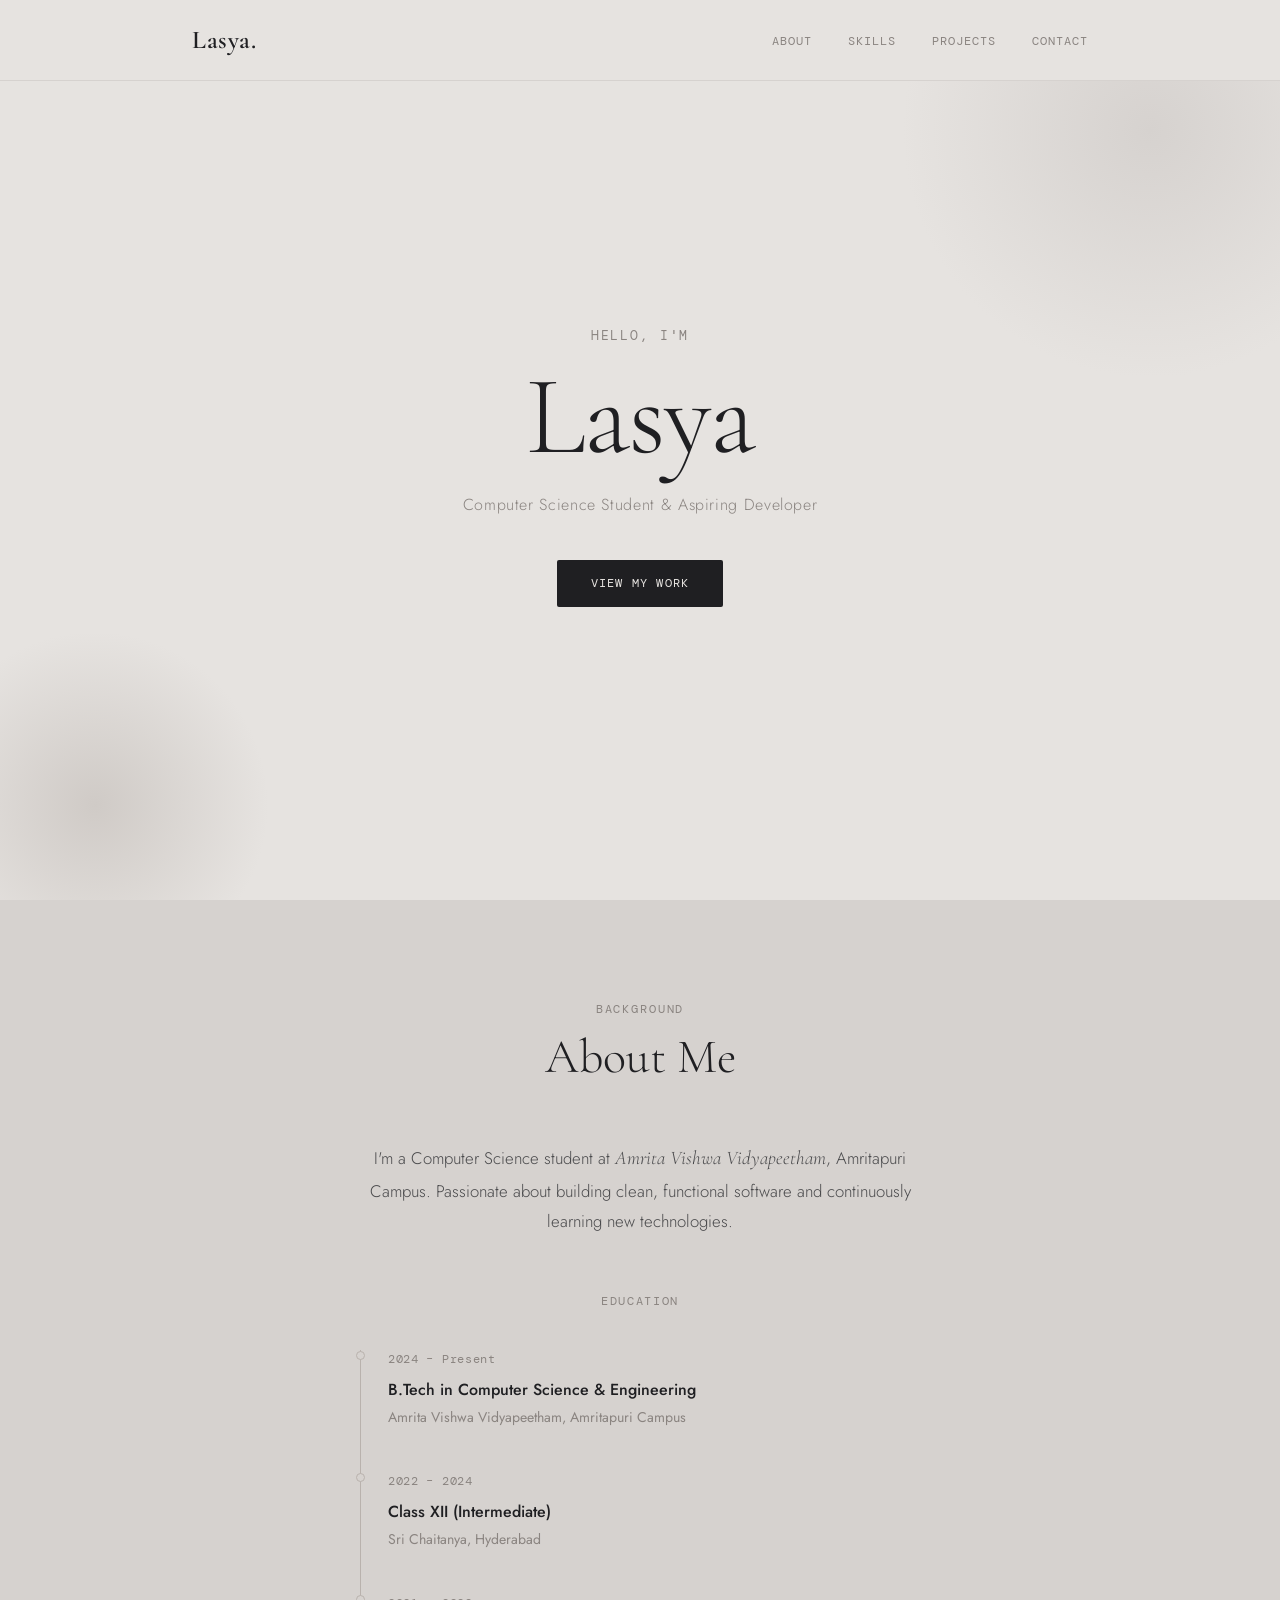
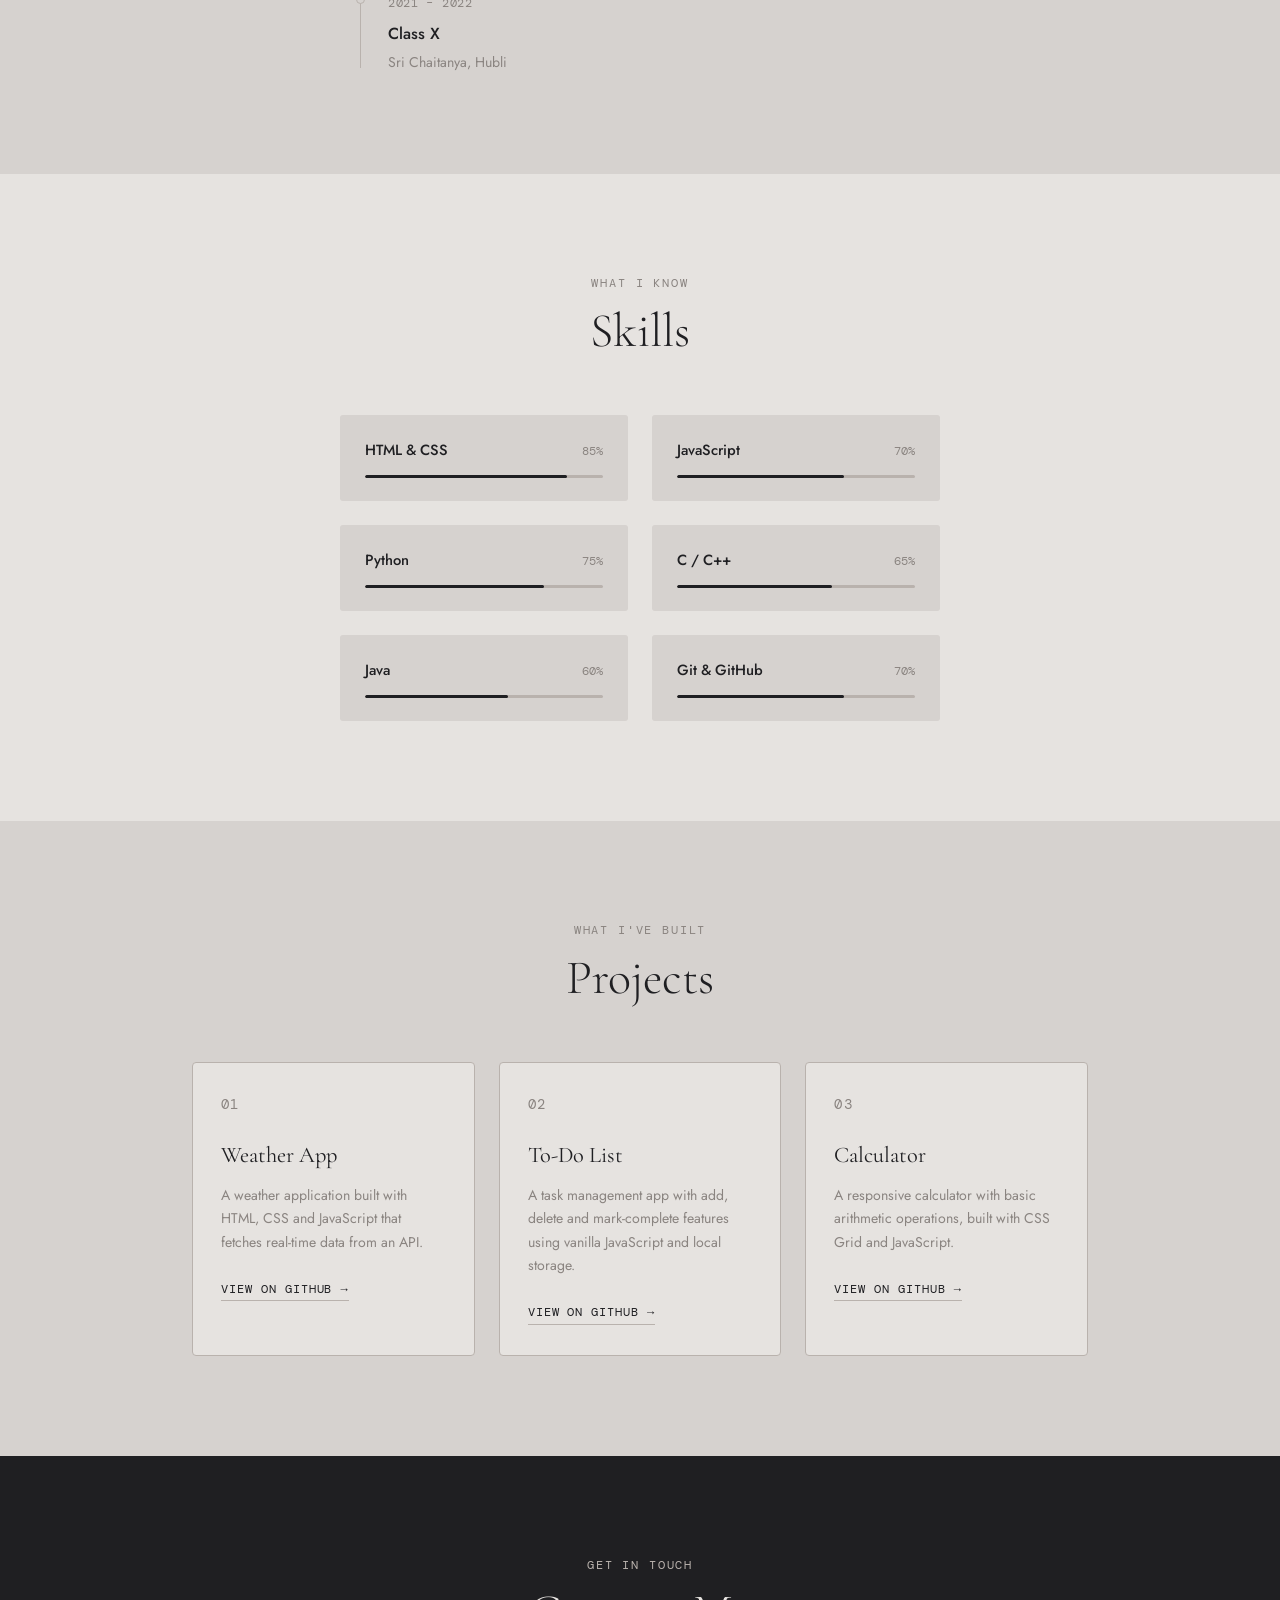
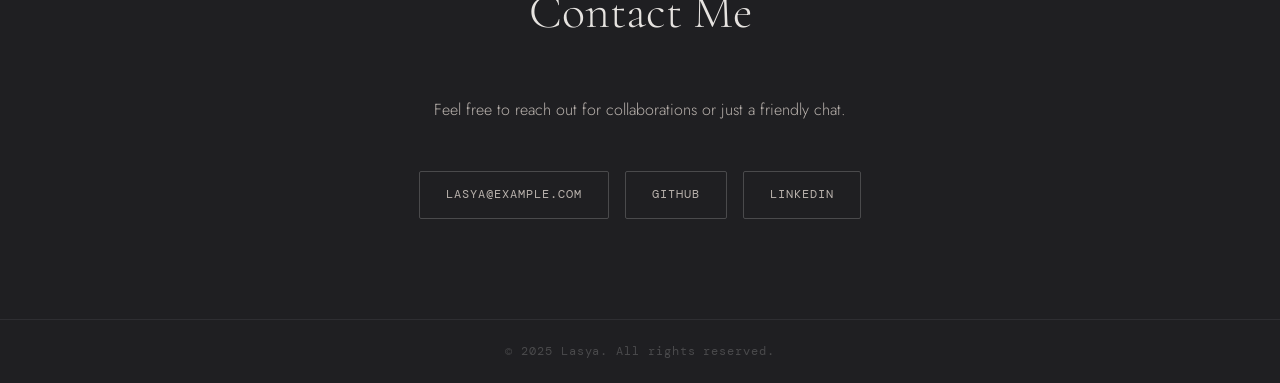
<file: index.html>
<!DOCTYPE html>
<html lang="en">
<head>
  <meta charset="UTF-8">
  <meta name="viewport" content="width=device-width, initial-scale=1.0">
  <title>Lasya | Portfolio</title>
  <link rel="preconnect" href="https://fonts.googleapis.com">
  <link rel="preconnect" href="https://fonts.gstatic.com" crossorigin>
  <link href="https://fonts.googleapis.com/css2?family=Cormorant+Garamond:ital,wght@0,300;0,400;0,600;1,300;1,400&family=DM+Mono:wght@300;400;500&family=Jost:wght@300;400;500;600&display=swap" rel="stylesheet">
  <link rel="stylesheet" href="styles.css">
</head>
<body>

  <nav id="navbar">
    <div class="nav-container">
      <a href="#" class="logo">Lasya.</a>
      <ul class="nav-links">
        <li><a href="about.html" target="_blank">About</a></li>
        <li><a href="skills.html" target="_blank">Skills</a></li>
        <li><a href="projects.html" target="_blank">Projects</a></li>
        <li><a href="#contact">Contact</a></li>
      </ul>
    </div>
  </nav>

  <section id="hero">
    <div class="hero-content">
      <p class="greeting">Hello, I'm</p>
      <h1>Lasya</h1>
      <p class="tagline">Computer Science Student &amp; Aspiring Developer</p>
      <a href="projects.html" class="btn"><span>View My Work</span></a>
    </div>
  </section>

  <section id="about">  
    <div class="container">
      <p class="section-label">Background</p>
      <h2>About Me</h2>
      <p class="about-intro">
        I'm a Computer Science student at <em>Amrita Vishwa Vidyapeetham</em>, Amritapuri Campus.
        Passionate about building clean, functional software and continuously learning new technologies.
      </p>
      <p class="edu-heading">Education</p>
      <div class="timeline">
        <div class="timeline-item">
          <span class="year">2024 – Present</span>
          <h4>B.Tech in Computer Science &amp; Engineering</h4>
          <p>Amrita Vishwa Vidyapeetham, Amritapuri Campus</p>
        </div>
        <div class="timeline-item">
          <span class="year">2022 – 2024</span>
          <h4>Class XII (Intermediate)</h4>
          <p>Sri Chaitanya, Hyderabad</p>
        </div>
        <div class="timeline-item">
          <span class="year">2021 – 2022</span>
          <h4>Class X</h4>
          <p>Sri Chaitanya, Hubli</p>
        </div>
      </div>
    </div>
  </section>

  <section id="skills">
    <div class="container">
      <p class="section-label">What I Know</p>
      <h2>Skills</h2>
      <div class="skills-grid">
        <div class="skill-card">
          <div class="skill-top"><h4>HTML &amp; CSS</h4><span class="skill-pct">85%</span></div>
          <div class="skill-bar"><div class="skill-fill" style="width:85%"></div></div>
        </div>
        <div class="skill-card">
          <div class="skill-top"><h4>JavaScript</h4><span class="skill-pct">70%</span></div>
          <div class="skill-bar"><div class="skill-fill" style="width:70%"></div></div>
        </div>
        <div class="skill-card">
          <div class="skill-top"><h4>Python</h4><span class="skill-pct">75%</span></div>
          <div class="skill-bar"><div class="skill-fill" style="width:75%"></div></div>
        </div>
        <div class="skill-card">
          <div class="skill-top"><h4>C / C++</h4><span class="skill-pct">65%</span></div>
          <div class="skill-bar"><div class="skill-fill" style="width:65%"></div></div>
        </div>
        <div class="skill-card">
          <div class="skill-top"><h4>Java</h4><span class="skill-pct">60%</span></div>
          <div class="skill-bar"><div class="skill-fill" style="width:60%"></div></div>
        </div>
        <div class="skill-card">
          <div class="skill-top"><h4>Git &amp; GitHub</h4><span class="skill-pct">70%</span></div>
          <div class="skill-bar"><div class="skill-fill" style="width:70%"></div></div>
        </div>
      </div>
    </div>
  </section>

  <section id="projects">
    <div class="container">
      <p class="section-label">What I've Built</p>
      <h2>Projects</h2>
      <div class="projects-grid">
        <div class="project-card">
          <p class="project-num">01</p>
          <h4>Weather App</h4>
          <p>A weather application built with HTML, CSS and JavaScript that fetches real-time data from an API.</p>
          <a href="https://github.com" target="_blank" class="project-link">View on GitHub →</a>
        </div>
        <div class="project-card">
          <p class="project-num">02</p>
          <h4>To-Do List</h4>
          <p>A task management app with add, delete and mark-complete features using vanilla JavaScript and local storage.</p>
          <a href="https://github.com" target="_blank" class="project-link">View on GitHub →</a>
        </div>
        <div class="project-card">
          <p class="project-num">03</p>
          <h4>Calculator</h4>
          <p>A responsive calculator with basic arithmetic operations, built with CSS Grid and JavaScript.</p>
          <a href="https://github.com" target="_blank" class="project-link">View on GitHub →</a>
        </div>
      </div>
    </div>
  </section>

  <section id="contact">
    <div class="container">
      <p class="section-label">Get In Touch</p>
      <h2>Contact Me</h2>
      <p class="contact-text">Feel free to reach out for collaborations or just a friendly chat.</p>
      <div class="contact-links">
        <a href="mailto:lasya@example.com"><span>lasya@example.com</span></a>
        <a href="https://github.com" target="_blank"><span>GitHub</span></a>
        <a href="https://linkedin.com" target="_blank"><span>LinkedIn</span></a>
      </div>
    </div>
  </section>

  <footer>
    <p>&copy; 2025 Lasya. All rights reserved.</p>
  </footer>

</body>
</html>
</file>
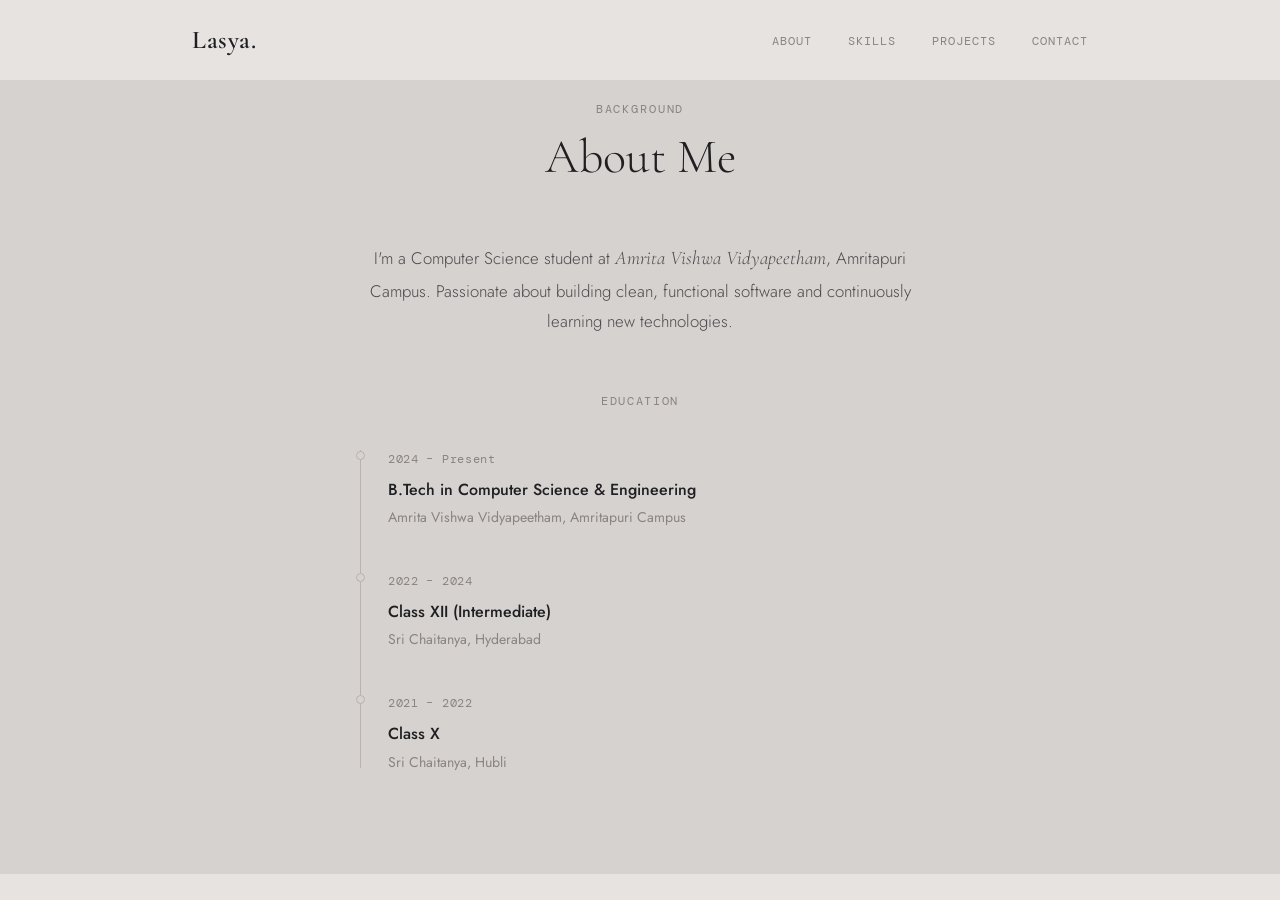
<file: about.html>
<!DOCTYPE html>
<html lang="en">
<head>
  <meta charset="UTF-8">
  <meta name="viewport" content="width=device-width, initial-scale=1.0">
  <title>About | Lasya</title>

  <link href="https://fonts.googleapis.com/css2?family=Cormorant+Garamond&family=DM+Mono&family=Jost&display=swap" rel="stylesheet">
  <link rel="stylesheet" href="styles.css">
</head>
<body>

  <nav id="navbar">
    <div class="nav-container">
      <a href="index.html" class="logo">Lasya.</a>
      <ul class="nav-links">
        <li><a href="about.html">About</a></li>
        <li><a href="skills.html">Skills</a></li>
        <li><a href="projects.html">Projects</a></li>
        <li><a href="index.html#contact">Contact</a></li>
      </ul>
    </div>
  </nav>

<section id="about">
    <div class="container">
      <p class="section-label">Background</p>
      <h2>About Me</h2>
      <p class="about-intro">
        I'm a Computer Science student at <em>Amrita Vishwa Vidyapeetham</em>, Amritapuri Campus.
        Passionate about building clean, functional software and continuously learning new technologies.
      </p>
      <p class="edu-heading">Education</p>
      <div class="timeline">
        <div class="timeline-item">
          <span class="year">2024 – Present</span>
          <h4>B.Tech in Computer Science &amp; Engineering</h4>
          <p>Amrita Vishwa Vidyapeetham, Amritapuri Campus</p>
        </div>
        <div class="timeline-item">
          <span class="year">2022 – 2024</span>
          <h4>Class XII (Intermediate)</h4>
          <p>Sri Chaitanya, Hyderabad</p>
        </div>
        <div class="timeline-item">
          <span class="year">2021 – 2022</span>
          <h4>Class X</h4>
          <p>Sri Chaitanya, Hubli</p>
        </div>
      </div>
    </div>
  </section>
  </body>
  </html>
</file>
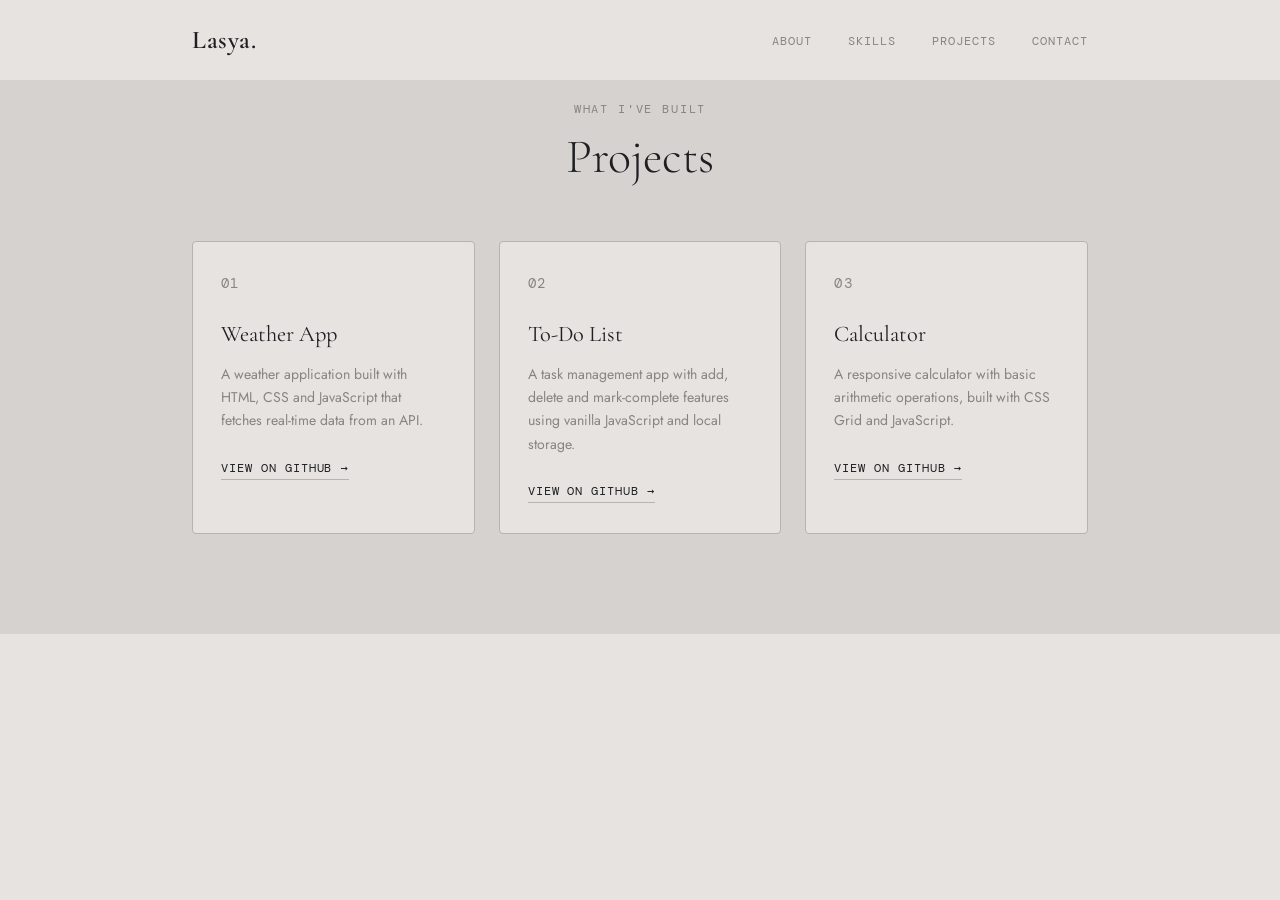
<file: projects.html>
<!DOCTYPE html>
<html lang="en">
<head>
  <meta charset="UTF-8">
  <meta name="viewport" content="width=device-width, initial-scale=1.0">
  <title>Projects | Lasya</title>

  <link href="https://fonts.googleapis.com/css2?family=Cormorant+Garamond&family=DM+Mono&family=Jost&display=swap" rel="stylesheet">
  <link rel="stylesheet" href="styles.css">
</head>
<body>

  <nav id="navbar">
    <div class="nav-container">
      <a href="index.html" class="logo">Lasya.</a>
      <ul class="nav-links">
        <li><a href="about.html">About</a></li>
        <li><a href="skills.html">Skills</a></li>
        <li><a href="projects.html">Projects</a></li>
        <li><a href="index.html#contact">Contact</a></li>
      </ul>
    </div>
  </nav>
  <section id="projects">
    <div class="container">
      <p class="section-label">What I've Built</p>
      <h2>Projects</h2>
      <div class="projects-grid">
        <div class="project-card">
          <p class="project-num">01</p>
          <h4>Weather App</h4>
          <p>A weather application built with HTML, CSS and JavaScript that fetches real-time data from an API.</p>
          <a href="https://github.com" target="_blank" class="project-link">View on GitHub →</a>
        </div>
        <div class="project-card">
          <p class="project-num">02</p>
          <h4>To-Do List</h4>
          <p>A task management app with add, delete and mark-complete features using vanilla JavaScript and local storage.</p>
          <a href="https://github.com" target="_blank" class="project-link">View on GitHub →</a>
        </div>
        <div class="project-card">
          <p class="project-num">03</p>
          <h4>Calculator</h4>
          <p>A responsive calculator with basic arithmetic operations, built with CSS Grid and JavaScript.</p>
          <a href="https://github.com" target="_blank" class="project-link">View on GitHub →</a>
        </div>
      </div>
    </div>
  </section>
  </body>
  </html>
</file>
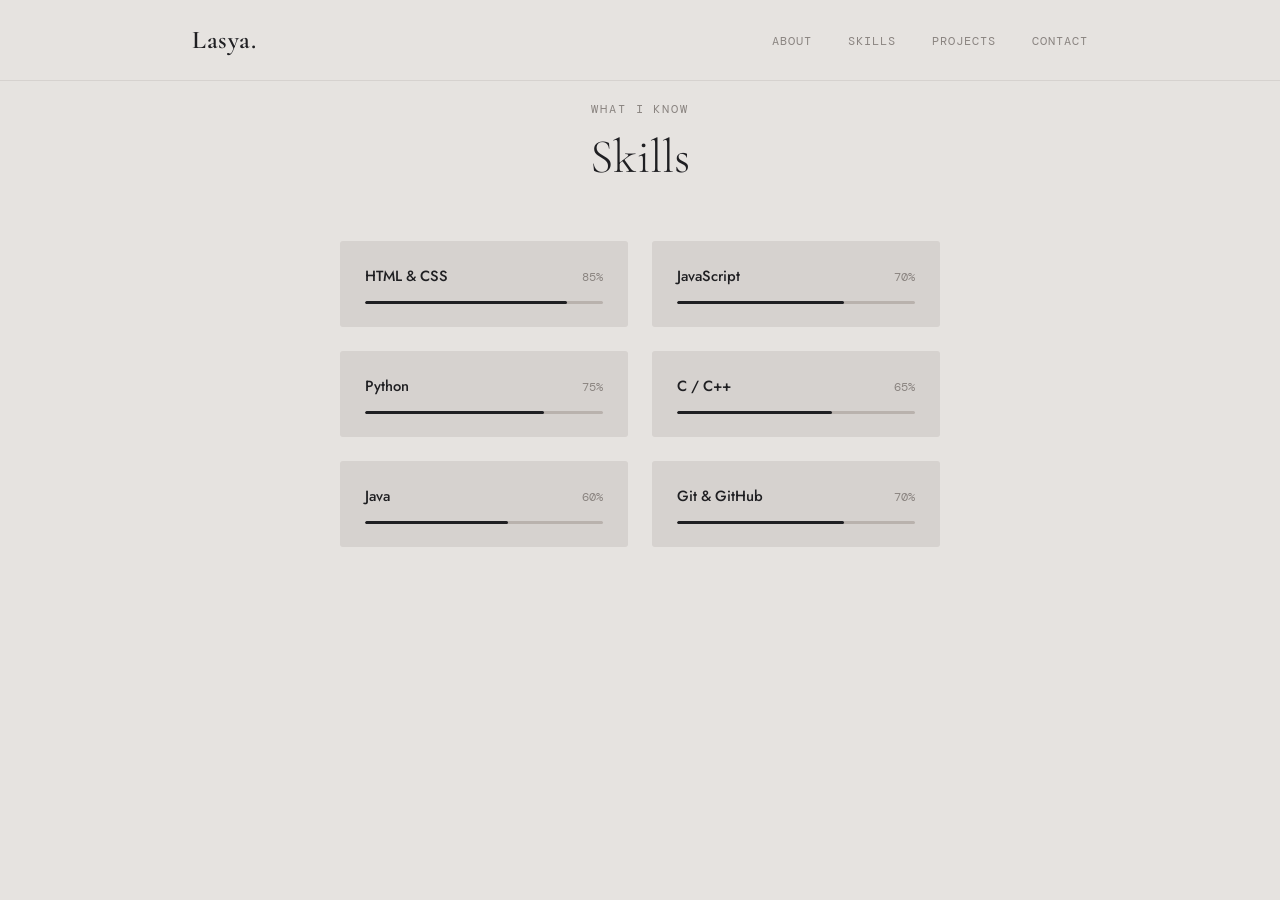
<file: skills.html>
<!DOCTYPE html>
<html lang="en">
<head>
  <meta charset="UTF-8">
  <meta name="viewport" content="width=device-width, initial-scale=1.0">
  <title>Skills | Lasya</title>

  <link href="https://fonts.googleapis.com/css2?family=Cormorant+Garamond&family=DM+Mono&family=Jost&display=swap" rel="stylesheet">
  <link rel="stylesheet" href="styles.css">
</head>
<body>

  <nav id="navbar">
    <div class="nav-container">
      <a href="index.html" class="logo">Lasya.</a>
      <ul class="nav-links">
        <li><a href="about.html">About</a></li>
        <li><a href="skills.html">Skills</a></li>
        <li><a href="projects.html">Projects</a></li>
        <li><a href="index.html#contact">Contact</a></li>
      </ul>
    </div>
  </nav>
  <section id="skills">
    <div class="container">
      <p class="section-label">What I Know</p>
      <h2>Skills</h2>
      <div class="skills-grid">
        <div class="skill-card">
          <div class="skill-top"><h4>HTML &amp; CSS</h4><span class="skill-pct">85%</span></div>
          <div class="skill-bar"><div class="skill-fill" style="width:85%"></div></div>
        </div>
        <div class="skill-card">
          <div class="skill-top"><h4>JavaScript</h4><span class="skill-pct">70%</span></div>
          <div class="skill-bar"><div class="skill-fill" style="width:70%"></div></div>
        </div>
        <div class="skill-card">
          <div class="skill-top"><h4>Python</h4><span class="skill-pct">75%</span></div>
          <div class="skill-bar"><div class="skill-fill" style="width:75%"></div></div>
        </div>
        <div class="skill-card">
          <div class="skill-top"><h4>C / C++</h4><span class="skill-pct">65%</span></div>
          <div class="skill-bar"><div class="skill-fill" style="width:65%"></div></div>
        </div>
        <div class="skill-card">
          <div class="skill-top"><h4>Java</h4><span class="skill-pct">60%</span></div>
          <div class="skill-bar"><div class="skill-fill" style="width:60%"></div></div>
        </div>
        <div class="skill-card">
          <div class="skill-top"><h4>Git &amp; GitHub</h4><span class="skill-pct">70%</span></div>
          <div class="skill-bar"><div class="skill-fill" style="width:70%"></div></div>
        </div>
      </div>
    </div>
  </section>
  </body>
  </html>
</file>
<file: styles.css>
:root {
      --warm-1: #E6E3E0;
      --warm-2: #D6D2CF;
      --warm-3: #B9B2AD;
      --dark-1: #4A4A4C;
      --dark-2: #1F1F22;
      --text-muted: #8a8480;
      --text-light: #B9B2AD;
    }

    *, *::before, *::after { margin: 0; padding: 0; box-sizing: border-box; }
    html { scroll-behavior: smooth; }

    body {
      font-family: 'Jost', sans-serif;
      color: var(--dark-1);
      background: var(--warm-1);
      line-height: 1.7;
      overflow-x: hidden;
    }

    a { text-decoration: none; color: inherit; }

    .container {
      max-width: 960px;
      margin: 0 auto;
      padding: 0 32px;
    }

    /* ===== NAVBAR ===== */
    #navbar {
      position: fixed;
      top: 0;
      width: 100%;
      z-index: 100;
      background: var(--warm-1);
      border-bottom: 1px solid var(--warm-2);
    }

    .nav-container {
      max-width: 960px;
      margin: 0 auto;
      padding: 18px 32px;
      display: flex;
      justify-content: space-between;
      align-items: center;
    }

    .logo {
      font-family: 'Cormorant Garamond', serif;
      font-size: 1.6rem;
      font-weight: 600;
      color: var(--dark-2);
      letter-spacing: 0.02em;
      position: relative;
    }

    .logo::after {
      content: '';
      position: absolute;
      bottom: -2px; left: 0;
      width: 0; height: 1px;
      background: var(--dark-2);
      transition: width 0.4s ease;
    }

    .logo:hover::after { width: 100%; }

    .nav-links {
      list-style: none;
      display: flex;
      gap: 36px;
    }

    .nav-links a {
      font-family: 'DM Mono', monospace;
      font-size: 0.78rem;
      font-weight: 400;
      color: var(--text-muted);
      letter-spacing: 0.08em;
      text-transform: uppercase;
      position: relative;
      padding-bottom: 3px;
      transition: color 0.25s;
    }

    .nav-links a::after {
      content: '';
      position: absolute;
      bottom: 0; left: 0;
      width: 0; height: 1px;
      background: var(--dark-2);
      transition: width 0.3s ease;
    }

    .nav-links a:hover { color: var(--dark-2); }
    .nav-links a:hover::after { width: 100%; }

    /* ===== HERO ===== */
    #hero {
      min-height: 100vh;
      display: grid;
      place-items: center;
      padding: 100px 32px 60px;
      background: var(--warm-1);
      position: relative;
      overflow: hidden;
    }

    #hero::before {
      content: '';
      position: absolute;
      top: -120px; right: -120px;
      width: 500px; height: 500px;
      border-radius: 50%;
      background: radial-gradient(circle, var(--warm-2) 0%, transparent 70%);
      pointer-events: none;
    }

    #hero::after {
      content: '';
      position: absolute;
      bottom: -80px; left: -80px;
      width: 350px; height: 350px;
      border-radius: 50%;
      background: radial-gradient(circle, var(--warm-3) 0%, transparent 70%);
      opacity: 0.5;
      pointer-events: none;
    }

    .hero-content {
      text-align: center;
      position: relative;
      z-index: 1;
      animation: fadeUp 0.9s ease both;
    }

    @keyframes fadeUp {
      from { opacity: 0; transform: translateY(28px); }
      to   { opacity: 1; transform: translateY(0); }
    }

    .greeting {
      font-family: 'DM Mono', monospace;
      font-size: 0.82rem;
      letter-spacing: 0.14em;
      text-transform: uppercase;
      color: var(--text-muted);
      margin-bottom: 14px;
      animation: fadeUp 0.9s 0.1s ease both;
    }

    #hero h1 {
      font-family: 'Cormorant Garamond', serif;
      font-size: clamp(4rem, 10vw, 7rem);
      font-weight: 300;
      color: var(--dark-2);
      line-height: 1;
      letter-spacing: -0.02em;
      margin-bottom: 18px;
      animation: fadeUp 0.9s 0.2s ease both;
    }

    .tagline {
      font-size: 1rem;
      font-weight: 300;
      color: var(--text-muted);
      letter-spacing: 0.04em;
      margin-bottom: 42px;
      animation: fadeUp 0.9s 0.3s ease both;
    }

    .btn {
      display: inline-block;
      padding: 13px 34px;
      background: var(--dark-2);
      color: var(--warm-1);
      border-radius: 2px;
      font-family: 'DM Mono', monospace;
      font-size: 0.78rem;
      letter-spacing: 0.1em;
      text-transform: uppercase;
      position: relative;
      overflow: hidden;
      transition: color 0.35s;
      animation: fadeUp 0.9s 0.4s ease both;
    }

    .btn::before {
      content: '';
      position: absolute;
      inset: 0;
      background: var(--dark-1);
      transform: scaleX(0);
      transform-origin: left;
      transition: transform 0.35s ease;
    }

    .btn:hover::before { transform: scaleX(1); }
    .btn span { position: relative; z-index: 1; }

    /* ===== SECTIONS ===== */
    section { padding: 100px 0; }

    #about    { background: var(--warm-2); }
    #skills   { background: var(--warm-1); }
    #projects { background: var(--warm-2); }
    #contact  { background: var(--dark-2); }

    .section-label {
      font-family: 'DM Mono', monospace;
      font-size: 0.72rem;
      letter-spacing: 0.16em;
      text-transform: uppercase;
      color: var(--text-muted);
      text-align: center;
      margin-bottom: 10px;
    }

    h2 {
      font-family: 'Cormorant Garamond', serif;
      font-size: clamp(2rem, 5vw, 3rem);
      font-weight: 300;
      color: var(--dark-2);
      text-align: center;
      margin-bottom: 56px;
      line-height: 1.15;
    }

    /* ===== ABOUT ===== */
    .about-intro {
      text-align: center;
      max-width: 580px;
      margin: 0 auto 56px;
      font-size: 1.05rem;
      font-weight: 300;
      color: var(--dark-1);
      line-height: 1.8;
    }

    .about-intro em {
      font-style: italic;
      font-family: 'Cormorant Garamond', serif;
      font-size: 1.15em;
    }

    .edu-heading {
      font-family: 'DM Mono', monospace;
      font-size: 0.72rem;
      letter-spacing: 0.14em;
      text-transform: uppercase;
      color: var(--text-muted);
      text-align: center;
      margin-bottom: 32px;
    }

    .timeline {
      max-width: 560px;
      margin: 0 auto;
      position: relative;
    }

    .timeline::before {
      content: '';
      position: absolute;
      left: 0; top: 6px; bottom: 6px;
      width: 1px;
      background: var(--warm-3);
    }

    .timeline-item {
      padding: 0 0 36px 28px;
      position: relative;
      transition: transform 0.3s ease;
    }

    .timeline-item:last-child { padding-bottom: 0; }

    .timeline-item::before {
      content: '';
      position: absolute;
      left: -4px; top: 7px;
      width: 9px; height: 9px;
      background: var(--warm-2);
      border: 1.5px solid var(--warm-3);
      border-radius: 50%;
      transition: background 0.3s, border-color 0.3s, transform 0.3s;
    }

    .timeline-item:hover { transform: translateX(6px); }
    .timeline-item:hover::before { background: var(--dark-2); border-color: var(--dark-2); transform: scale(1.3); }

    .year {
      font-family: 'DM Mono', monospace;
      font-size: 0.72rem;
      color: var(--text-muted);
      letter-spacing: 0.06em;
    }

    .timeline-item h4 { font-size: 1rem; font-weight: 500; color: var(--dark-2); margin: 5px 0 3px; }
    .timeline-item p  { font-size: 0.88rem; color: var(--text-muted); }

    /* ===== SKILLS ===== */
    .skills-grid {
      display: grid;
      grid-template-columns: repeat(2, 1fr);
      gap: 24px;
      max-width: 600px;
      margin: 0 auto;
    }

    .skill-card {
      padding: 22px 24px;
      background: var(--warm-2);
      border-radius: 3px;
      border: 1px solid transparent;
      transition: border-color 0.3s, transform 0.3s, box-shadow 0.3s;
    }

    .skill-card:hover {
      border-color: var(--warm-3);
      transform: translateY(-4px);
      box-shadow: 0 8px 28px rgba(31,31,34,0.07);
    }

    .skill-top {
      display: flex;
      justify-content: space-between;
      align-items: baseline;
      margin-bottom: 12px;
    }

    .skill-card h4 { font-size: 0.92rem; font-weight: 500; color: var(--dark-2); }

    .skill-pct {
      font-family: 'DM Mono', monospace;
      font-size: 0.72rem;
      color: var(--text-muted);
    }

    .skill-bar {
      height: 3px;
      background: var(--warm-3);
      border-radius: 2px;
      overflow: hidden;
    }

    .skill-fill {
      height: 100%;
      background: var(--dark-2);
      border-radius: 2px;
      animation: growBar 1.4s ease forwards;
      transform-origin: left;
    }

    @keyframes growBar {
      from { transform: scaleX(0); }
      to   { transform: scaleX(1); }
    }

    /* ===== PROJECTS ===== */
    .projects-grid {
      display: grid;
      grid-template-columns: repeat(auto-fit, minmax(260px, 1fr));
      gap: 24px;
    }

    .project-card {
      background: var(--warm-1);
      border: 1px solid var(--warm-3);
      border-radius: 4px;
      padding: 30px 28px;
      position: relative;
      overflow: hidden;
      transition: transform 0.35s ease, box-shadow 0.35s ease;
    }

    .project-card::before {
      content: '';
      position: absolute;
      top: 0; left: 0; right: 0;
      height: 2px;
      background: var(--dark-2);
      transform: scaleX(0);
      transform-origin: left;
      transition: transform 0.4s ease;
    }

    .project-card:hover { transform: translateY(-6px); box-shadow: 0 14px 40px rgba(31,31,34,0.09); }
    .project-card:hover::before { transform: scaleX(1); }

    .project-num {
      font-family: 'DM Mono', monospace;
      font-size: 0.68rem;
      color: var(--text-light);
      letter-spacing: 0.1em;
      margin-bottom: 14px;
    }

    .project-card h4 {
      font-family: 'Cormorant Garamond', serif;
      font-size: 1.4rem;
      font-weight: 400;
      color: var(--dark-2);
      margin-bottom: 10px;
    }

    .project-card p {
      font-size: 0.88rem;
      color: var(--text-muted);
      line-height: 1.65;
      margin-bottom: 20px;
    }

    .project-link {
      font-family: 'DM Mono', monospace;
      font-size: 0.75rem;
      letter-spacing: 0.08em;
      text-transform: uppercase;
      color: var(--dark-2);
      display: inline-flex;
      align-items: center;
      gap: 6px;
      border-bottom: 1px solid var(--warm-3);
      padding-bottom: 1px;
      transition: gap 0.25s, border-color 0.25s;
    }

    .project-link:hover { gap: 12px; border-color: var(--dark-2); }

    /* ===== CONTACT ===== */
    #contact { text-align: center; }
    #contact .section-label { color: var(--warm-3); }
    #contact h2 { color: var(--warm-1); }

    .contact-text {
      color: var(--warm-3);
      font-size: 1rem;
      font-weight: 300;
      margin-bottom: 48px;
    }

    .contact-links {
      display: flex;
      justify-content: center;
      gap: 16px;
      flex-wrap: wrap;
    }

    .contact-links a {
      padding: 12px 26px;
      border: 1px solid var(--dark-1);
      border-radius: 2px;
      font-family: 'DM Mono', monospace;
      font-size: 0.78rem;
      letter-spacing: 0.08em;
      text-transform: uppercase;
      color: var(--warm-3);
      position: relative;
      overflow: hidden;
      transition: color 0.35s;
    }

    .contact-links a::before {
      content: '';
      position: absolute;
      inset: 0;
      background: var(--dark-1);
      transform: scaleY(0);
      transform-origin: bottom;
      transition: transform 0.35s ease;
    }

    .contact-links a:hover { color: var(--warm-1); }
    .contact-links a:hover::before { transform: scaleY(1); }
    .contact-links a span { position: relative; z-index: 1; }

    /* ===== FOOTER ===== */
    footer {
      background: var(--dark-2);
      border-top: 1px solid #2e2e32;
      text-align: center;
      padding: 22px;
    }

    footer p {
      font-family: 'DM Mono', monospace;
      font-size: 0.72rem;
      letter-spacing: 0.08em;
      color: var(--dark-1);
    }

    /* ===== MOBILE ===== */
    @media (max-width: 640px) {
      .nav-links { display: none; }
      #hero h1 { font-size: 3.2rem; }
      .skills-grid { grid-template-columns: 1fr; }
      .projects-grid { grid-template-columns: 1fr; }
    }
</file>
